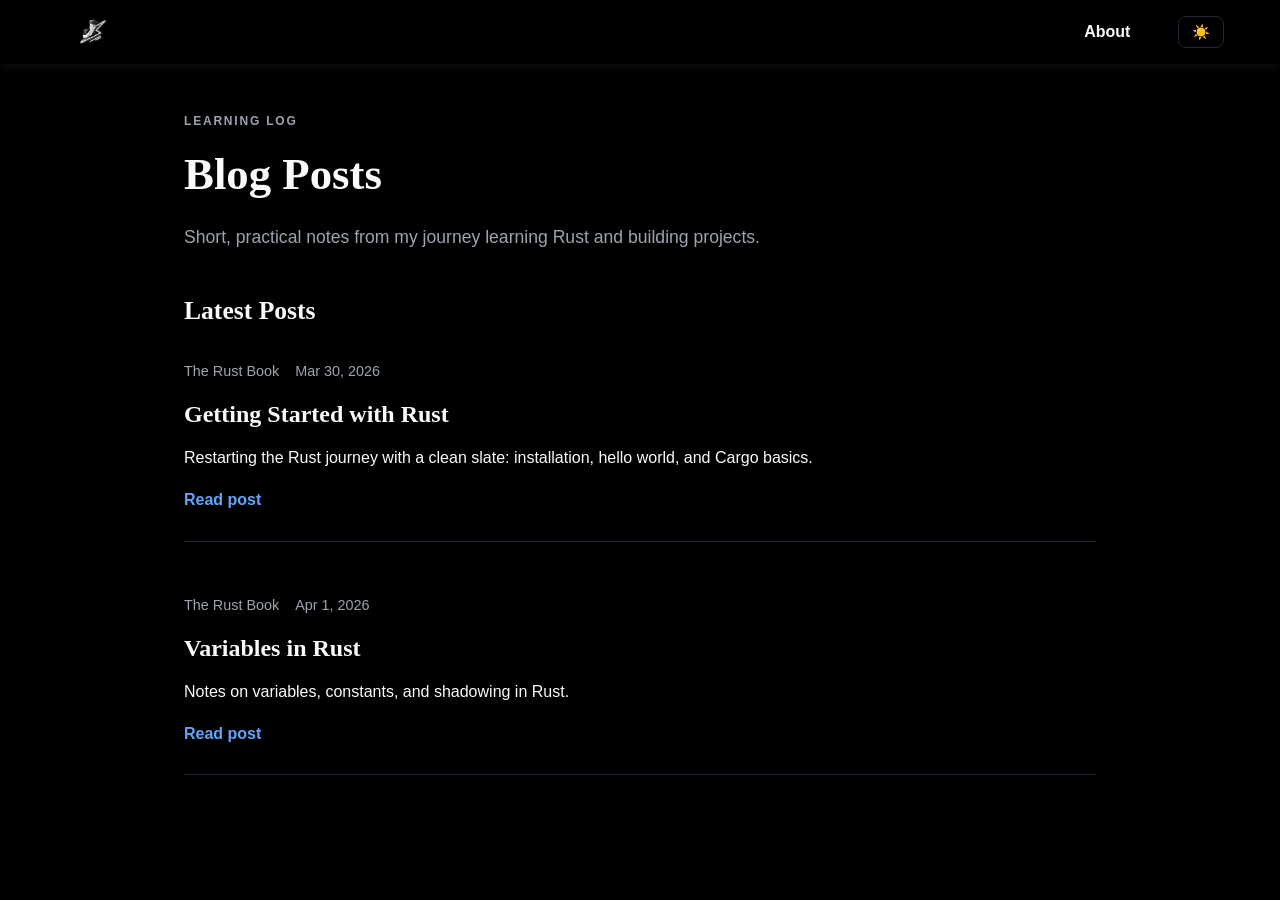
<file: index.html>
<!DOCTYPE html>
<html lang="en">
<head>
    <meta charset="UTF-8">
    <meta name="viewport" content="width=device-width, initial-scale=1.0">
    <link rel="stylesheet" href="styles.css">
    <title>Blogs</title>
</head>
<body>
    <nav>
        <div>
            <a href="/" id="nav-brand">
                <img src="/favicon.ico" alt="logo" width="32" height="32" />
            </a>
            <div>
                <a href="https://portfolio-seven-iota-23.vercel.app/">About</a>
                <button id="theme-toggle">🌙</button>
            </div>
        </div>
    </nav>
    <main class="page">
        <header class="hero">
            <p class="eyebrow">Learning Log</p>
            <h1>Blog Posts</h1>
            <p class="subtitle">Short, practical notes from my journey learning Rust and building projects.</p>
        </header>
        <section class="list">
            <h2>Latest Posts</h2>
            <div class="cards">
                <article class="card bottom-separator">
                    <div class="card-meta">
                        <span>The Rust Book</span>
                        <span>Mar 30, 2026</span>
                    </div>
                    <h3><a href="/blogs/getting-started-with-rust">Getting Started with Rust</a></h3>
                    <p>Restarting the Rust journey with a clean slate: installation, hello world, and Cargo basics.</p>
                    <a class="card-link" href="/blogs/getting-started-with-rust">Read post</a>
                </article>
                <article class="card bottom-separator">
                    <div class="card-meta">
                        <span>The Rust Book</span>
                        <span>Apr 1, 2026</span>
                    </div>
                    <h3><a href="/blogs/variables-in-rust">Variables in Rust</a></h3>
                    <p>Notes on variables, constants, and shadowing in Rust.</p>
                    <a class="card-link" href="/blogs/variables-in-rust">Read post</a>
                </article>
            </div>
        </section>
    </main>
    <script src="script.js"></script>
</body>
</html>
</file>
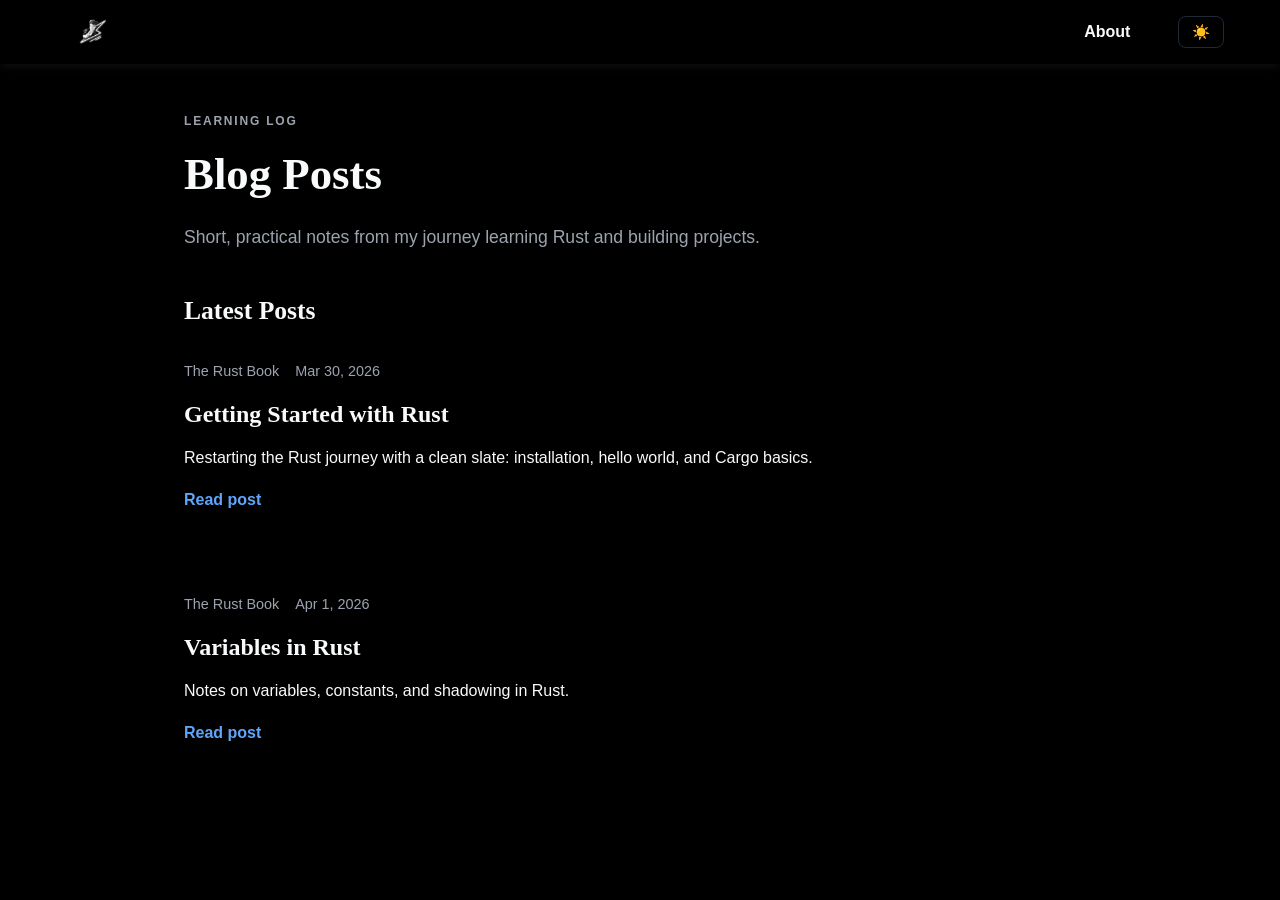
<file: blogs/index.html>
<!DOCTYPE html>
<html lang="en">
<head>
    <meta charset="UTF-8">
    <meta name="viewport" content="width=device-width, initial-scale=1.0">
    <link rel="stylesheet" href="/styles.css">
    <title>Blogs</title>
</head>
<body>
    <nav>
        <div>
            <a href="/" id="nav-brand">
                <img src="/favicon.ico" alt="logo" width="32" height="32" />
            </a>
            <div>
                <a href="https://portfolio-seven-iota-23.vercel.app/">About</a>
                <button id="theme-toggle">🌙</button>
            </div>
        </div>
    </nav>
    <main class="page">
        <header class="hero">
            <p class="eyebrow">Learning Log</p>
            <h1>Blog Posts</h1>
            <p class="subtitle">Short, practical notes from my journey learning Rust and building projects.</p>
        </header>
        <section class="list">
            <h2>Latest Posts</h2>
            <div class="cards">
                <article class="card">
                    <div class="card-meta">
                        <span>The Rust Book</span>
                        <span>Mar 30, 2026</span>
                    </div>
                    <h3><a href="/blogs/getting-started-with-rust">Getting Started with Rust</a></h3>
                    <p>Restarting the Rust journey with a clean slate: installation, hello world, and Cargo basics.</p>
                    <a class="card-link" href="/blogs/getting-started-with-rust">Read post</a>
                </article>
                <article class="card">
                    <div class="card-meta">
                        <span>The Rust Book</span>
                        <span>Apr 1, 2026</span>
                    </div>
                    <h3><a href="/blogs/variables-in-rust">Variables in Rust</a></h3>
                    <p>Notes on variables, constants, and shadowing in Rust.</p>
                    <a class="card-link" href="/blogs/variables-in-rust">Read post</a>
                </article>
            </div>
        </section>
    </main>
    <script src="/script.js"></script>
</body>
</html>
</file>
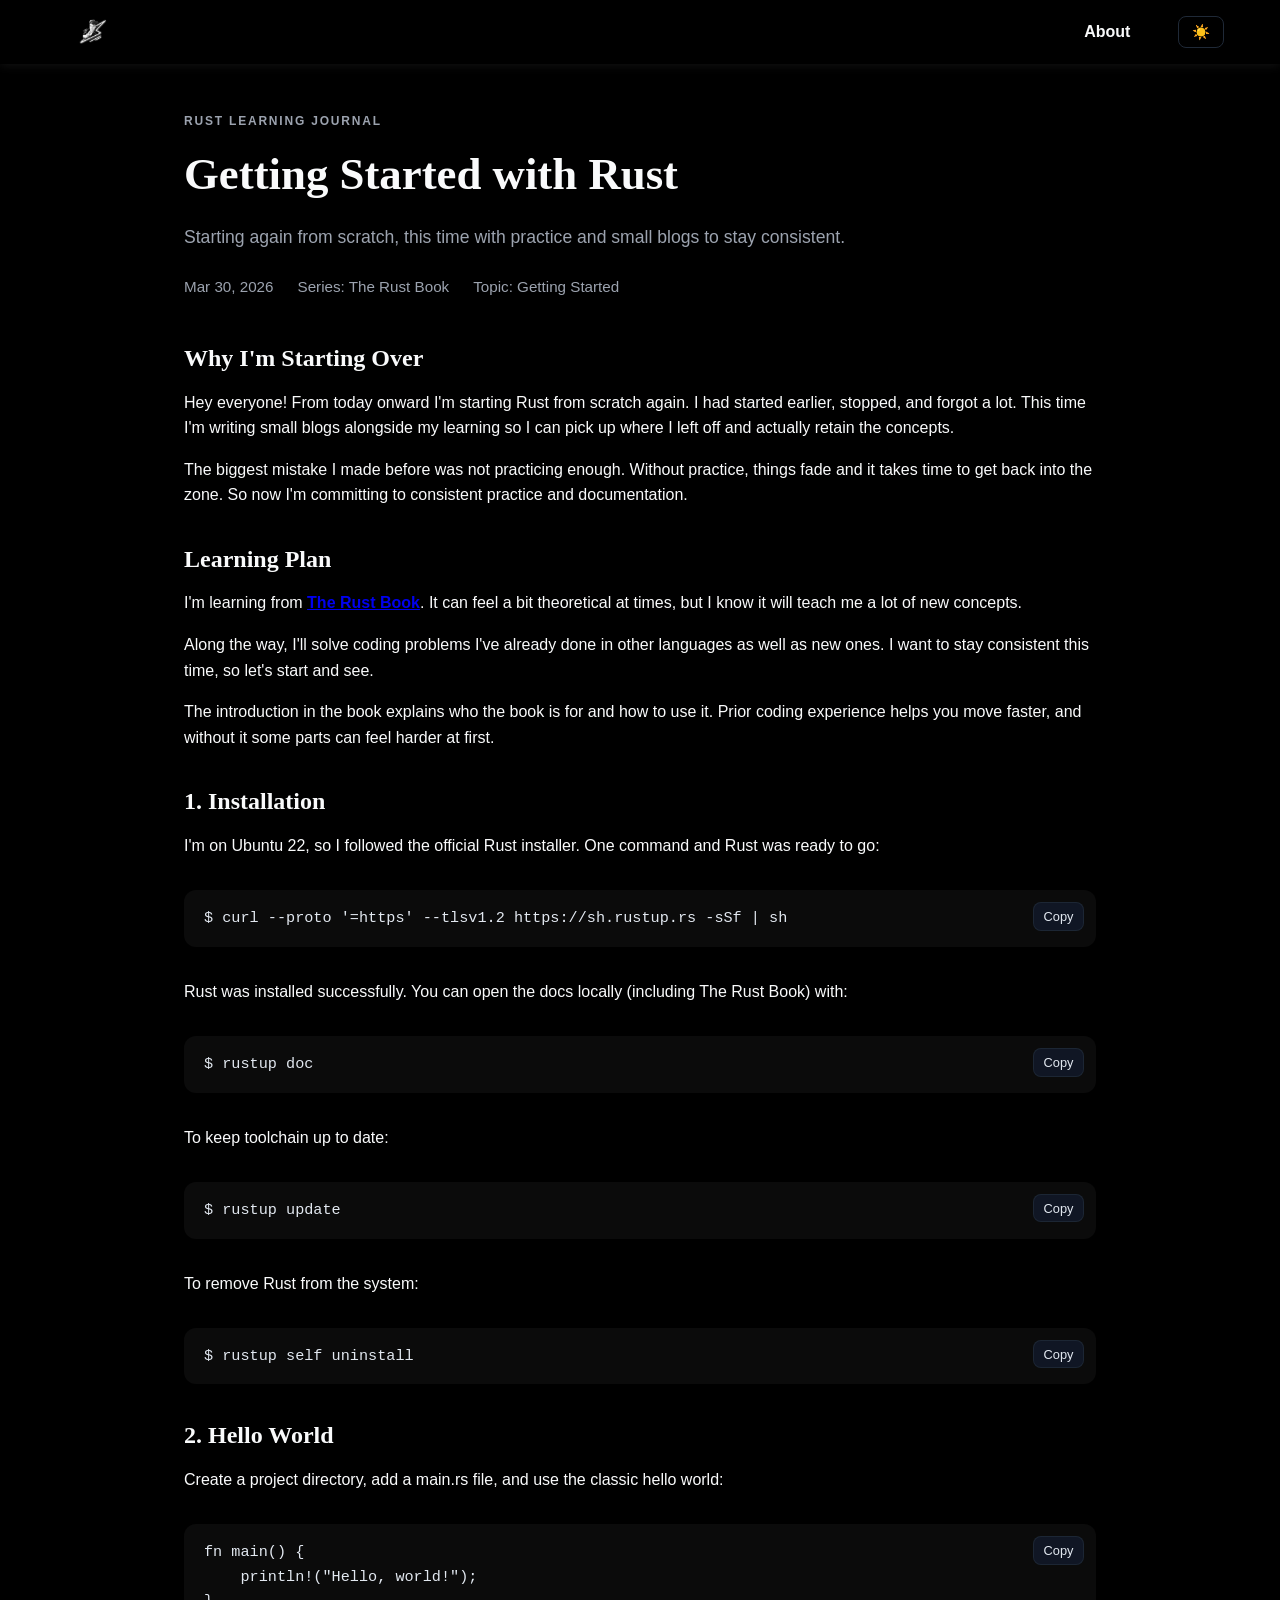
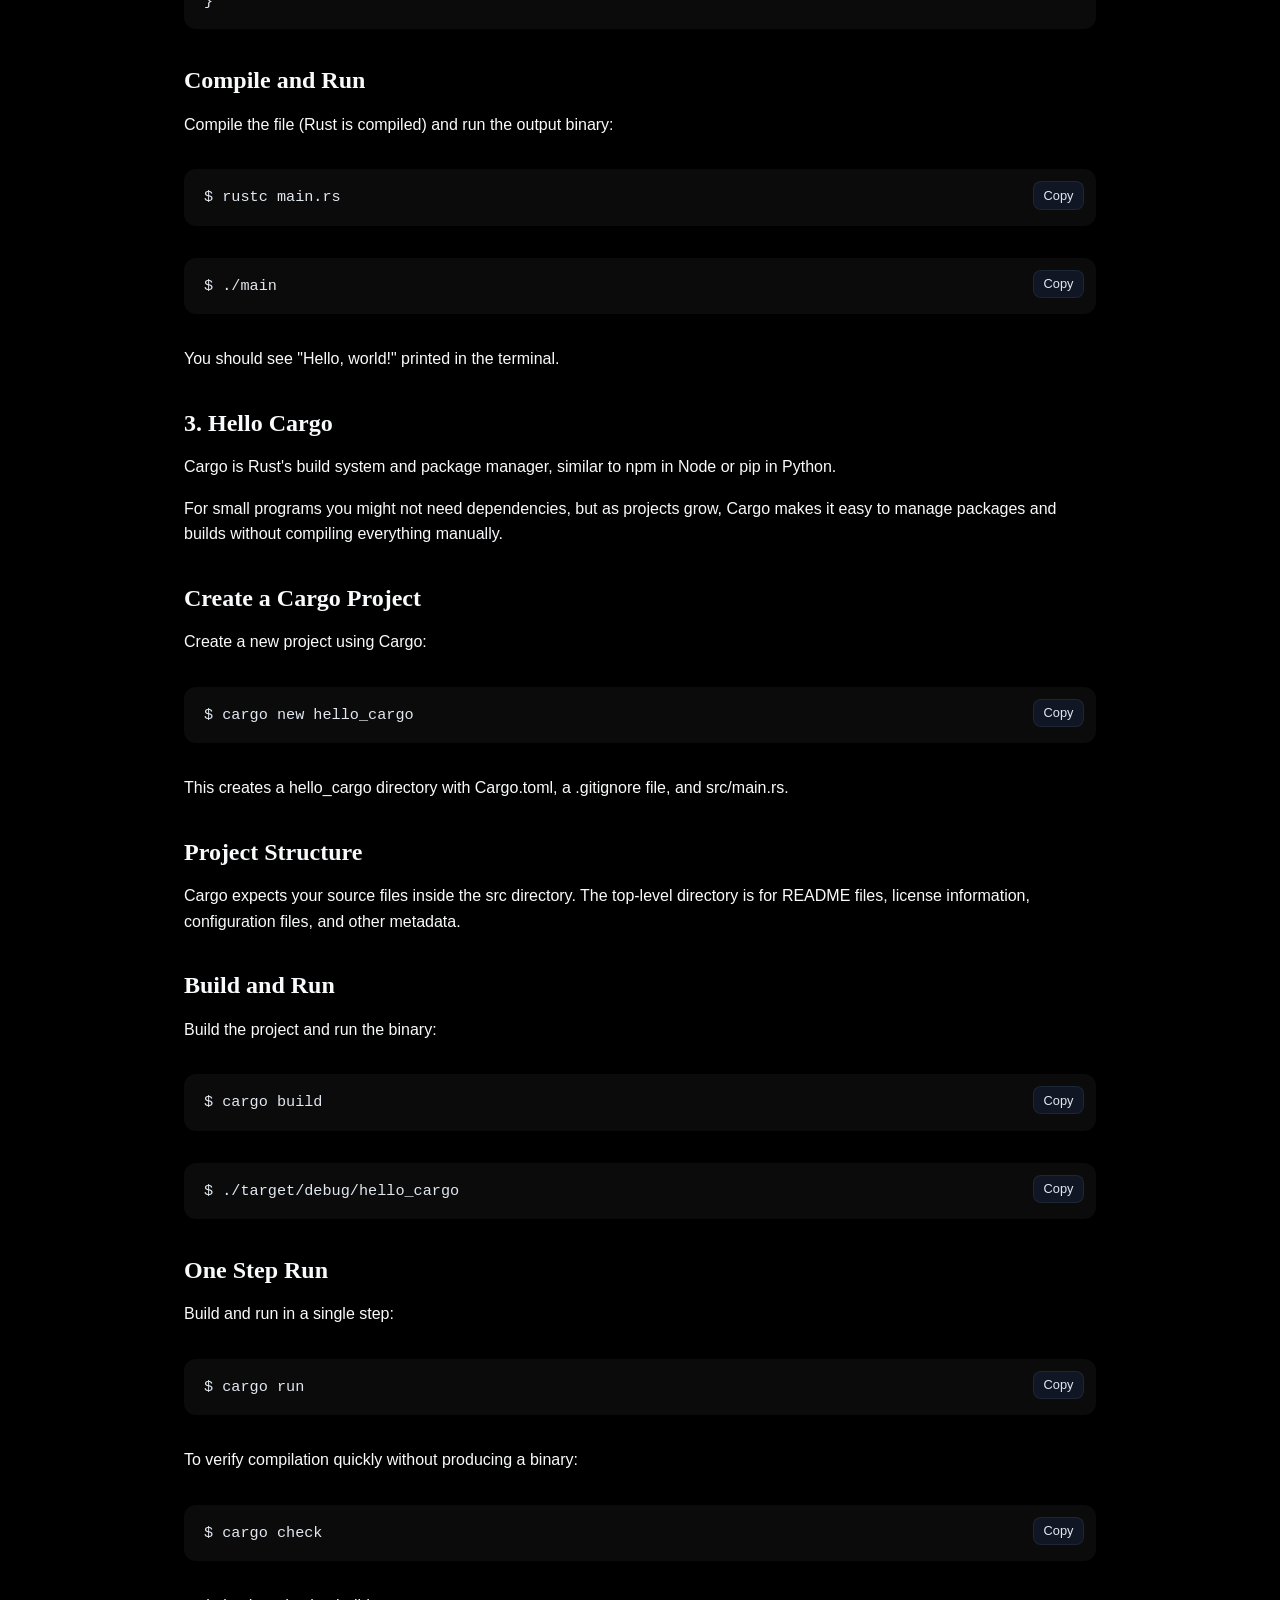
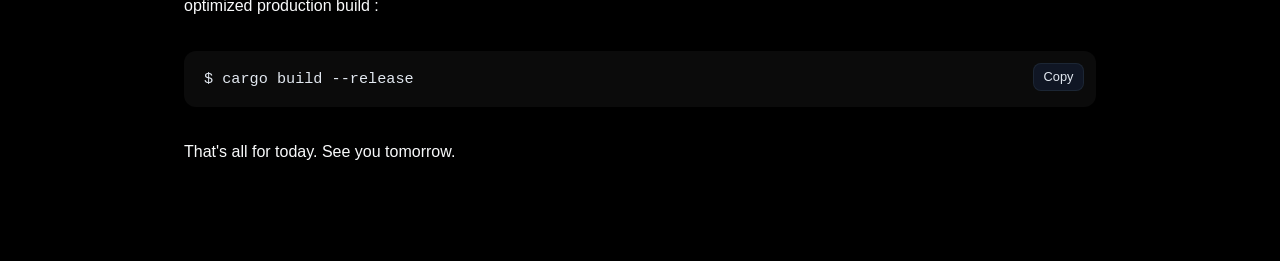
<file: blogs/getting-started-with-rust/index.html>
<!DOCTYPE html>
<html lang="en">

<head>
    <meta charset="UTF-8">
    <meta name="viewport" content="width=device-width, initial-scale=1.0">
    <link rel="stylesheet" href="/styles.css">
    <title>Getting Started with Rust</title>
</head>

<body>
    <nav>
        <div>
            <a href="/" id="nav-brand">
                <img src="/favicon.ico" alt="logo" width="32" height="32" />
            </a>
            <div>
                <a href="https://portfolio-seven-iota-23.vercel.app/">About</a>
                <button id="theme-toggle">🌙</button>
            </div>
        </div>
    </nav>
    <main class="page">
        <header class="hero">
            <p class="eyebrow">Rust Learning Journal</p>
            <h1>Getting Started with Rust</h1>
            <p class="subtitle">Starting again from scratch, this time with practice and small blogs to stay
                consistent.</p>
            <div class="meta">
                <span>Mar 30, 2026</span>
                <span>Series: The Rust Book</span>
                <span>Topic: Getting Started</span>
            </div>
        </header>
        <article class="post">
            <section>
                <h2>Why I&#39;m Starting Over</h2>
                <p>Hey everyone! From today onward I&#39;m starting Rust from scratch again. I
                    had started earlier, stopped, and forgot a lot. This time I&#39;m writing small
                    blogs alongside my learning so I can pick up where I left off and actually
                    retain the concepts.</p>
                <p>The biggest mistake I made before was not practicing enough. Without
                    practice, things fade and it takes time to get back into the zone. So now
                    I&#39;m committing to consistent practice and documentation.</p>
            </section>
            <section>
                <h2>Learning Plan</h2>
                <p>I&#39;m learning from <a href="https://doc.rust-lang.org/book/" target="_blank"
                        rel="noreferrer"><span class="bold">The Rust Book</span></a>. It
                    can feel a bit theoretical at times, but I know it will teach me a lot of new
                    concepts.</p>
                <p>Along the way, I&#39;ll solve coding problems I&#39;ve already done in other
                    languages as well as new ones. I want to stay consistent this time, so let&#39;s
                    start and see.</p>
                <p>The introduction in the book explains who the book is for and how to use it.
                    Prior coding experience helps you move faster, and without it some parts can
                    feel harder at first.</p>
            </section>
            <section class="no-divider">
                <h2>1. Installation</h2>
                <p>I&#39;m on Ubuntu 22, so I followed the official Rust installer. One command
                    and Rust was ready to go:</p>
            </section>
            <section>
                <pre><code>$ curl --proto &#39;=https&#39; --tlsv1.2 https://sh.rustup.rs -sSf | sh</code></pre>
            </section>
            <section>
                <p>Rust was installed successfully. You can open the docs locally (including
                    The Rust Book) with:</p>
            </section>
            <section>
                <pre><code>$ rustup doc</code></pre>
            </section>
            <section>
                <p>To keep toolchain up to date:</p>
            </section>
            <section>
                <pre><code>$ rustup update</code></pre>
            </section>
            <section>
                <p>To remove Rust from the system:</p>
            </section>
            <section>
                <pre><code>$ rustup self uninstall</code></pre>
            </section>
            <section class="no-divider">
                <h2>2. Hello World</h2>
                <p>Create a project directory, add a main.rs file, and use the classic hello
                    world:</p>
            </section>
            <section>
                <pre><code>fn main() {
    println!(&#34;Hello, world!&#34;);
}</code></pre>
            </section>
            <section>
                <h2>Compile and Run</h2>
                <p>Compile the file (Rust is compiled) and run the output binary:</p>
            </section>
            <section>
                <pre><code>$ rustc main.rs</code></pre>
            </section>
            <section>
                <pre><code>$ ./main</code></pre>
            </section>
            <section>
                <p>You should see &quot;Hello, world!&quot; printed in the terminal.</p>
            </section>
            <section>
                <h2>3. Hello Cargo</h2>
                <p>Cargo is Rust&#39;s build system and package manager, similar to npm in Node
                    or pip in Python.</p>
                <p>For small programs you might not need dependencies, but as projects grow,
                    Cargo makes it easy to manage packages and builds without compiling everything
                    manually.</p>
            </section>
            <section class="no-divider">
                <h2>Create a Cargo Project</h2>
                <p>Create a new project using Cargo:</p>
            </section>
            <section>
                <pre><code>$ cargo new hello_cargo</code></pre>
            </section>
            <section>
                <p>This creates a hello_cargo directory with Cargo.toml, a .gitignore file, and
                    src/main.rs.</p>
            </section>
            <section>
                <h2>Project Structure</h2>
                <p>Cargo expects your source files inside the src directory. The top-level
                    directory is for README files, license information, configuration files, and
                    other metadata.</p>
            </section>
            <section>
                <h2>Build and Run</h2>
                <p>Build the project and run the binary:</p>
            </section>
            <section>
                <pre><code>$ cargo build</code></pre>
            </section>
            <section>
                <pre><code>$ ./target/debug/hello_cargo</code></pre>
            </section>
            <section>
                <h2>One Step Run</h2>
                <p>Build and run in a single step:</p>
            </section>
            <section>
                <pre><code>$ cargo run</code></pre>
            </section>
            <section>
                <p>To verify compilation quickly without producing a binary:</p>
            </section>
            <section>
                <pre><code>$ cargo check</code></pre>
            </section>
            <section>
                <p>optimized production build :</p>
            </section>
            <section>
                <pre><code>$ cargo build --release</code></pre>
            </section>
            <section>
                <p>That&#39;s all for today. See you tomorrow.</p>
            </section>
        </article>
    </main>
    <script src="/script.js"></script>
</body>

</html>
</file>
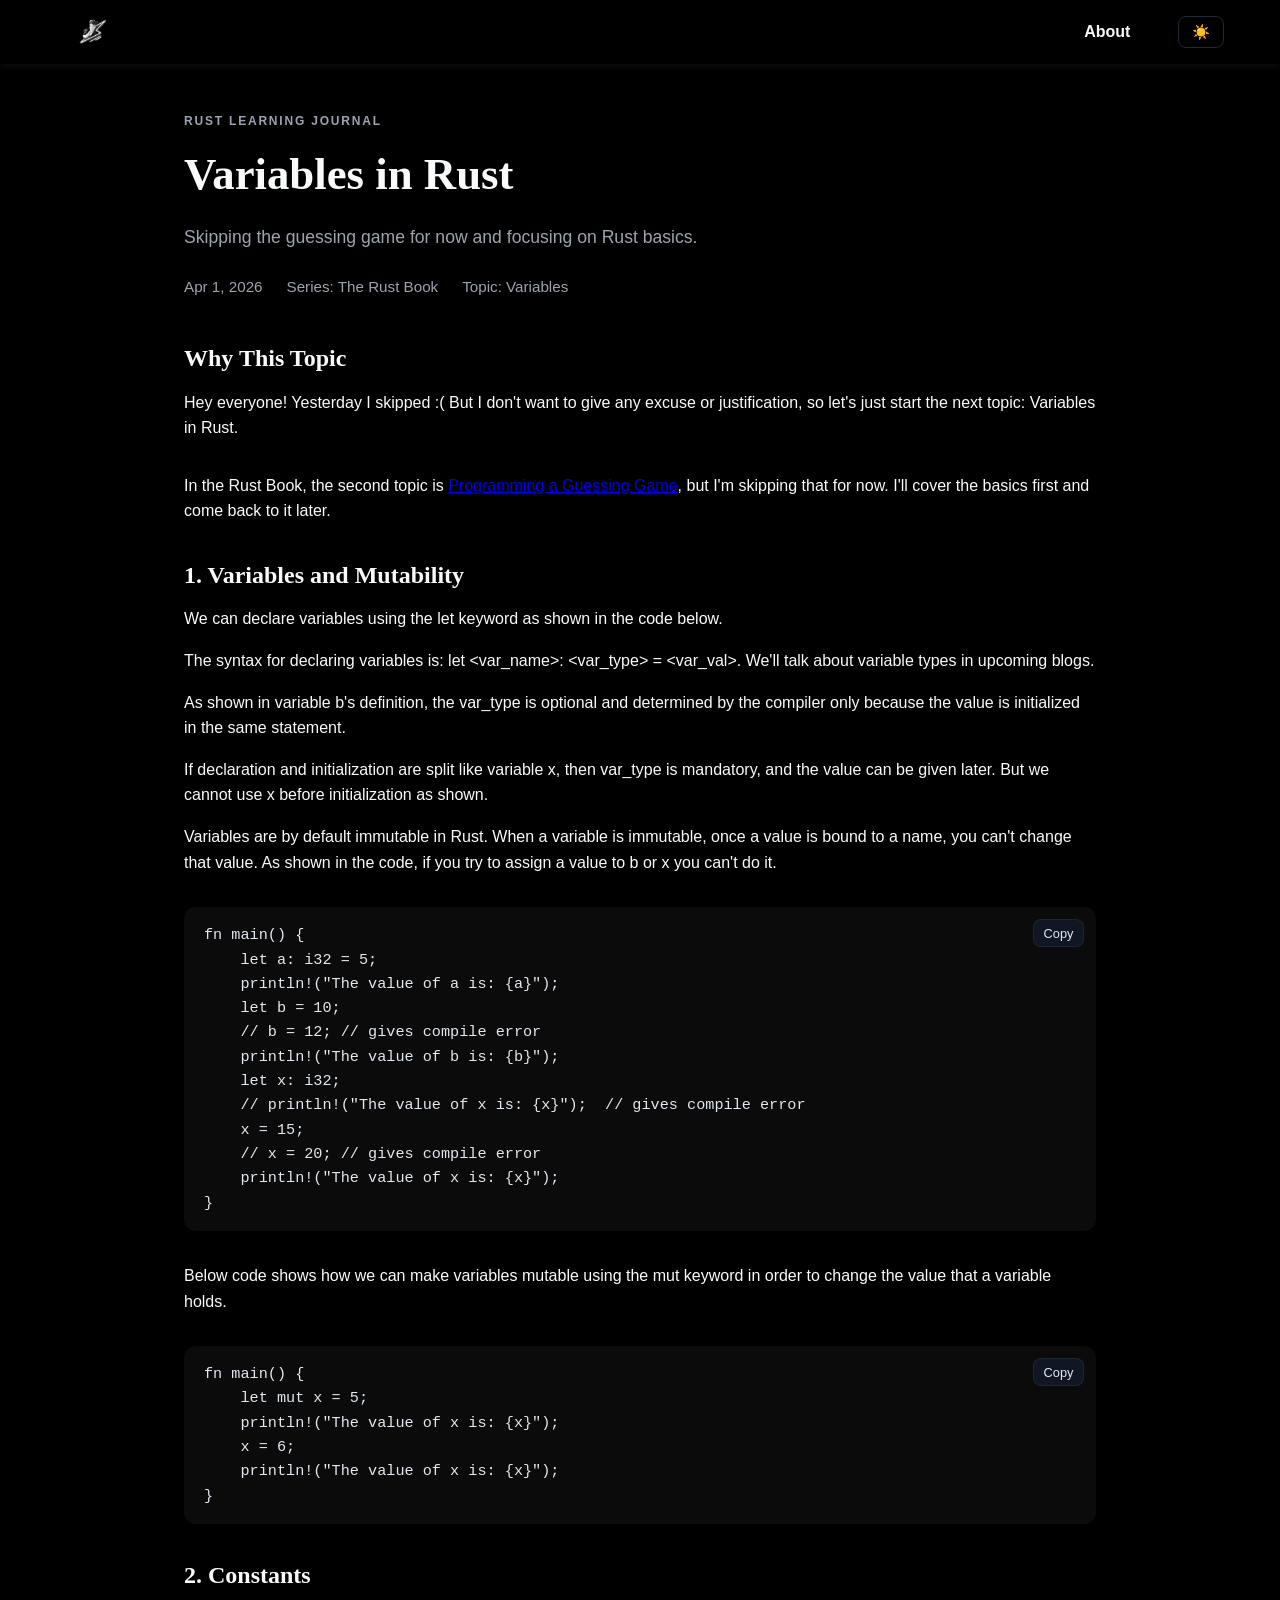
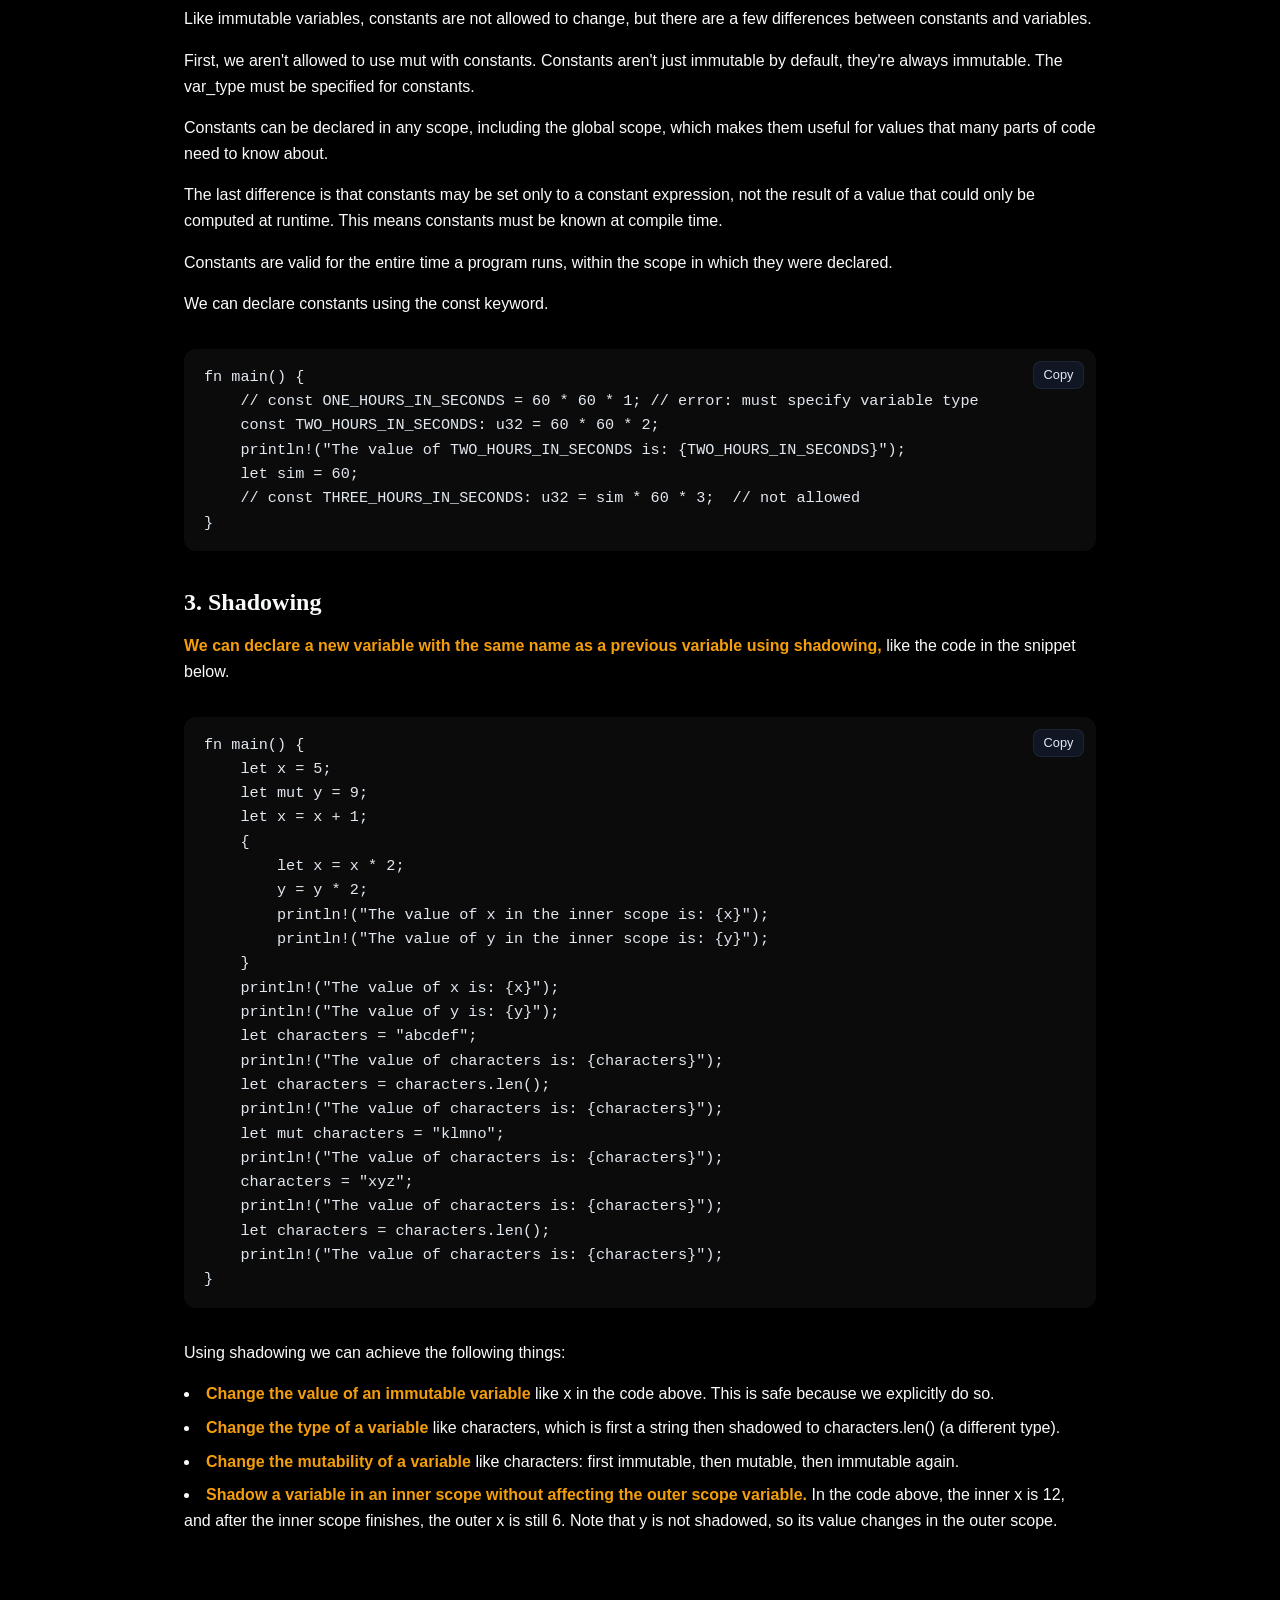
<file: blogs/variables-in-rust/index.html>
<!DOCTYPE html>
<html lang="en">

<head>
    <meta charset="UTF-8">
    <meta name="viewport" content="width=device-width, initial-scale=1.0">
    <link rel="stylesheet" href="/styles.css">
    <title>Variables in Rust</title>
</head>

<body>
    <nav>
        <div>
            <a href="/" id="nav-brand">
                <img src="/favicon.ico" alt="logo" width="32" height="32" />
            </a>
            <div>
                <a href="https://portfolio-seven-iota-23.vercel.app/">About</a>
                <button id="theme-toggle">🌙</button>
            </div>
        </div>
    </nav>
    <main class="page">
        <header class="hero">
            <p class="eyebrow">Rust Learning Journal</p>
            <h1>Variables in Rust</h1>
            <p class="subtitle">Skipping the guessing game for now and focusing on Rust basics.</p>
            <div class="meta">
                <span>Apr 1, 2026</span>
                <span>Series: The Rust Book</span>
                <span>Topic: Variables</span>
            </div>
        </header>
        <article class="post">
            <section>
                <h2>Why This Topic</h2>
                <p>Hey everyone! Yesterday I skipped :( But I don&#39;t want to give any excuse or
                    justification, so let&#39;s just start the next topic: Variables in Rust.</p>
            </section>
            <section>
                <p>In the Rust Book, the second topic is <a
                        href="https://doc.rust-lang.org/book/ch02-00-guessing-game-tutorial.html" target="_blank"
                        rel="noreferrer">Programming a Guessing Game</a>, but I&#39;m skipping that for now. I&#39;ll
                    cover the basics first and come back to it later.</p>
            </section>
            <section class="no-divider">
                <h2>1. Variables and Mutability</h2>
                <p>We can declare variables using the let keyword as shown in the code below.</p>
                <p>The syntax for declaring variables is: let &lt;var_name&gt;: &lt;var_type&gt; = &lt;var_val&gt;.
                    We&#39;ll talk about variable types
                    in upcoming blogs.</p>
                <p>As shown in variable b&#39;s definition, the var_type is optional and determined by the
                    compiler only because the value is initialized in the same statement.</p>
                <p>If declaration and initialization are split like variable x, then var_type is mandatory, and
                    the value can be given later. But we cannot use x before initialization as shown.</p>
                <p>Variables are by default immutable in Rust. When a variable is immutable, once a value is
                    bound to a name, you can&#39;t change that value. As shown in the code, if you try to assign a value
                    to b or x you can&#39;t do it.</p>
            </section>
            <section>
                <pre><code>fn main() {
    let a: i32 = 5;
    println!(&#34;The value of a is: {a}&#34;);
    let b = 10;
    // b = 12; // gives compile error
    println!(&#34;The value of b is: {b}&#34;);
    let x: i32;
    // println!(&#34;The value of x is: {x}&#34;);  // gives compile error
    x = 15;
    // x = 20; // gives compile error
    println!(&#34;The value of x is: {x}&#34;);
}</code></pre>
            </section>
            <section>
                <p>Below code shows how we can make variables mutable using the mut keyword in order to change
                    the value that a variable holds.</p>
            </section>
            <section>
                <pre><code>fn main() {
    let mut x = 5;
    println!(&#34;The value of x is: {x}&#34;);
    x = 6;
    println!(&#34;The value of x is: {x}&#34;);
}</code></pre>
            </section>
            <section class="no-divider">
                <h2>2. Constants</h2>
                <p>Like immutable variables, constants are not allowed to change, but there are a few
                    differences between constants and variables.</p>
                <p>First, we aren&#39;t allowed to use mut with constants. Constants aren&#39;t just immutable
                    by default, they&#39;re always immutable. The var_type must be specified for constants.</p>
                <p>Constants can be declared in any scope, including the global scope, which makes them useful
                    for values that many parts of code need to know about.</p>
                <p>The last difference is that constants may be set only to a constant expression, not the
                    result of a value that could only be computed at runtime. This means constants must be known at
                    compile time.</p>
                <p>Constants are valid for the entire time a program runs, within the scope in which they were
                    declared.</p>
                <p>We can declare constants using the const keyword.</p>
            </section>
            <section>
                <pre><code>fn main() {
    // const ONE_HOURS_IN_SECONDS = 60 * 60 * 1; // error: must specify variable type
    const TWO_HOURS_IN_SECONDS: u32 = 60 * 60 * 2;
    println!(&#34;The value of TWO_HOURS_IN_SECONDS is: {TWO_HOURS_IN_SECONDS}&#34;);
    let sim = 60;
    // const THREE_HOURS_IN_SECONDS: u32 = sim * 60 * 3;  // not allowed
}</code></pre>
            </section>
            <section class="no-divider">
                <h2>3. Shadowing</h2>
                <p><span class="bold text-warm">We can declare a new variable with the same name as a
                        previous variable using shadowing,</span> like the code in the snippet below.</p>
            </section>
            <section>
                <pre><code>fn main() {
    let x = 5;
    let mut y = 9;
    let x = x + 1;
    {
        let x = x * 2;
        y = y * 2;
        println!(&#34;The value of x in the inner scope is: {x}&#34;);
        println!(&#34;The value of y in the inner scope is: {y}&#34;);
    }
    println!(&#34;The value of x is: {x}&#34;);
    println!(&#34;The value of y is: {y}&#34;);
    let characters = &#34;abcdef&#34;;
    println!(&#34;The value of characters is: {characters}&#34;);
    let characters = characters.len();
    println!(&#34;The value of characters is: {characters}&#34;);
    let mut characters = &#34;klmno&#34;;
    println!(&#34;The value of characters is: {characters}&#34;);
    characters = &#34;xyz&#34;;
    println!(&#34;The value of characters is: {characters}&#34;);
    let characters = characters.len();
    println!(&#34;The value of characters is: {characters}&#34;);
}</code></pre>
            </section>
            <section>
                <p>Using shadowing we can achieve the following things:</p>
                <ul>
                    <li><span class="bold text-warm">Change the value of an immutable variable</span> like x
                        in the code above. This is safe because we explicitly do so.</li>
                    <li><span class="bold text-warm">Change the type of a variable</span> like characters,
                        which is first a string then shadowed to characters.len() (a different type).</li>
                    <li><span class="bold text-warm">Change the mutability of a variable</span> like
                        characters: first immutable, then mutable, then immutable again.</li>
                    <li><span class="bold text-warm">Shadow a variable in an inner scope without affecting the
                            outer scope variable.</span> In the code above, the inner x is 12, and after the inner scope
                        finishes, the outer x is still 6. Note that y is not shadowed, so its value changes in the outer
                        scope.</li>
                </ul>
            </section>
        </article>
    </main>
    <script src="/script.js"></script>
</body>

</html>
</file>
<file: styles.css>
/* Use only system fonts; no external imports */

/* Base Theme Variables */
:root {
    --font-sans: -apple-system, BlinkMacSystemFont, "Segoe UI", "Roboto", "Helvetica Neue", Arial,
        "Noto Sans", "Liberation Sans", sans-serif;
    --font-serif: "Times New Roman", "Noto Serif", "Liberation Serif", serif;
    --font-mono: "SFMono-Regular", "Menlo", "Consolas", monospace;

    --bg-color: #ffffff;
    --text-color: #111827;
    --muted-color: #6b7280;
    --link-hover: #1d4ed8;
    --nav-border: #e5e7eb;
    --shadow-color: rgba(0, 0, 0, 0.08);
    --code-bg: #0b1020;
    --code-text: #e2e8f0;
    --code-btn-bg: rgba(15, 23, 42, 0.85);
    --code-btn-border: rgba(15, 23, 42, 0.45);
    --code-btn-hover: rgba(30, 41, 59, 0.95);
}

[data-theme="dark"] {
    --bg-color: #000000;
    --text-color: #f9fafb;
    --muted-color: #9ca3af;
    --link-hover: #60a5fa;
    --nav-border: #1f2937;
    --shadow-color: rgba(255, 255, 255, 0.08);
    --code-bg: #0b0b0b;
    --code-text: #e2e8f0;
    --code-btn-bg: rgba(17, 24, 39, 0.9);
    --code-btn-border: rgba(31, 41, 55, 0.9);
    --code-btn-hover: rgba(31, 41, 55, 1);
}

/* Reset */
* {
    margin: 0;
    padding: 0;
    box-sizing: border-box;
    transition: color 0.2s ease, background-color 0.2s ease;
}

body {
    font-family: var(--font-sans);
    color: var(--text-color);
    background: 000000;
    min-height: 100vh;
    line-height: 1.6;
}

html[data-theme="dark"] body {
    background: #000000;
}

/* Navbar Styles */
nav {
    background-color: var(--bg-color);
    box-shadow: 0 1px 10px 0 var(--shadow-color);
    position: sticky;
    top: 0;
    z-index: 1000;
}

nav>div {
    max-width: 1200px;
    margin: 0 auto;
    padding: 0 1rem;
    display: flex;
    justify-content: space-between;
    align-items: center;
    height: 4rem;
}

/* Logo */
nav>div>a img {
    width: 40px;
    height: auto;
    border-radius: 0.375rem;
}

/* Links container */
nav>div>div {
    display: flex;
    gap: 2rem;
    align-items: center;
}

/* Links */
nav a {
    text-decoration: none;
    color: var(--text-color);
    font-weight: 600;
    font-size: 1rem;
    padding: 0.5rem 1rem;
    transition: all 0.2s ease;
    position: relative;
}

nav a:hover {
    color: var(--link-hover);
}

/* Brand */
nav #nav-brand {
    display: flex;
    align-items: center;
    gap: 0.75rem;
    text-decoration: none;
    font-weight: 700;
    font-size: 1.5rem;
    color: var(--text-color);
    font-family: var(--font-serif);
}

/* Theme Toggle Button */
nav #theme-toggle {
    cursor: pointer;
    background: none;
    border: 1px solid var(--nav-border);
    border-radius: 0.5rem;
    padding: 0.4rem 0.8rem;
    font-size: 0.9rem;
    transition: all 0.2s ease;
    color: var(--text-color);
}

nav #theme-toggle:hover {
    color: var(--link-hover);
}

.page {
    max-width: 960px;
    margin: 0 auto;
    padding: 3rem 1.5rem 5rem;
}

.eyebrow {
    text-transform: uppercase;
    letter-spacing: 0.15em;
    font-size: 0.75rem;
    color: var(--muted-color);
    font-weight: 600;
}

.subtitle {
    font-size: 1.1rem;
    color: var(--muted-color);
}

.hero h1 {
    font-family: var(--font-serif);
    font-size: clamp(2.2rem, 3.5vw, 3.2rem);
    margin: 0.5rem 0 0.75rem;
}

.meta {
    display: flex;
    gap: 1.5rem;
    margin-top: 1.5rem;
    color: var(--muted-color);
    font-size: 0.95rem;
}

.post {
    margin-top: 2.5rem;
}

.list {
    margin-top: 2.5rem;
}

.list h2 {
    font-family: var(--font-serif);
    font-size: 1.6rem;
}

.cards {
    display: grid;
    gap: 1.5rem;
}

.card {
    padding: 1.75rem 0;
}

.card-meta {
    display: flex;
    gap: 1rem;
    color: var(--muted-color);
    font-size: 0.9rem;
    margin-bottom: 0.75rem;
}

.card h3 {
    font-size: 1.5rem;
    margin-bottom: 0.75rem;
    font-family: var(--font-serif);
}

.card h3 a {
    color: var(--text-color);
    text-decoration: none;
}   

.card p {
    margin-bottom: 1rem;
}

.card-link {
    font-weight: 600;
    color: var(--link-hover);
    text-decoration: none;
}

.card-link:hover {
    text-decoration: underline;
}

.post section {
    margin-top: 2rem;
}

.post section:first-of-type {
    margin-top: 0;
}

.bottom-separator {
    border-bottom: 1px solid var(--nav-border);
}

.post h2 {
    font-size: 1.5rem;
    margin-bottom: 0.75rem;
    font-family: var(--font-serif);
}

.post p {
    margin-bottom: 1rem;
}

.bold {
    font-weight: 600;
}

.text-warm {
    color: #f59e0b;
}

.post ul {
    list-style: inside;
}

.post li {
    margin-bottom: 0.5rem;
}

pre {
    background: var(--code-bg);
    color: var(--code-text);
    padding: 1rem 1.25rem;
    border-radius: 0.75rem;
    overflow-x: auto;
    margin: 1rem 0 1.25rem;
    font-size: 0.95rem;
    position: relative;
}

.copy-btn {
    position: absolute;
    top: 0.75rem;
    right: 0.75rem;
    border: 1px solid var(--code-btn-border);
    background: var(--code-btn-bg);
    color: #e2e8f0;
    font-size: 0.8rem;
    padding: 0.35rem 0.6rem;
    border-radius: 0.5rem;
    cursor: pointer;
}

.copy-btn:hover {
    background: var(--code-btn-hover);
}

code {
    font-family: var(--font-mono);
}

@media (max-width: 720px) {
    body {
        font-size: 0.98rem;
    }

    nav a {
        font-size: 0.95rem;
    }

    nav #nav-brand {
        font-size: 1.25rem;
    }

    .subtitle {
        font-size: 1.02rem;
    }

    .hero h1 {
        font-size: clamp(1.9rem, 6vw, 2.6rem);
    }

    .list h2,
    .post h2,
    .card h3 {
        font-size: 1.35rem;
    }

    .meta,
    .card-meta {
        font-size: 0.9rem;
    }

    pre {
        font-size: 0.9rem;
    }

    .copy-btn {
        font-size: 0.75rem;
    }

    nav>div {
        padding: 0 0.75rem;
        height: 3.5rem;
    }

    nav a {
        padding: 0.4rem 0.7rem;
    }

    nav #theme-toggle {
        padding: 0.35rem 0.7rem;
    }

    .page {
        padding: 2.5rem 1.25rem 4rem;
    }

    .meta {
        flex-direction: column;
        margin-top: 0.5rem;
        gap: 0.5rem;
    }

    .card {
        padding: 1.5rem 0;
    }

    pre {
        padding: 0.85rem 1rem;
    }

    .copy-btn {
        top: 0.6rem;
        right: 0.6rem;
        padding: 0.3rem 0.55rem;
    }

    .post section {
        margin-top: 1rem;
    }
}

@media (max-width: 900px) {
    .hero h1 {
        font-size: clamp(2rem, 4.5vw, 3rem);
    }

    .page {
        padding: 2.75rem 1.25rem 4.5rem;
    }
}

@media (max-width: 480px) {
    body {
        font-size: 0.95rem;
    }

    nav a {
        font-size: 0.92rem;
    }

    nav #nav-brand {
        font-size: 1.15rem;
    }

    .subtitle {
        font-size: 0.98rem;
    }

    .hero h1 {
        font-size: clamp(1.7rem, 8vw, 2.4rem);
    }

    .list h2,
    .post h2,
    .card h3 {
        font-size: 1.25rem;
    }

    .meta,
    .card-meta {
        font-size: 0.85rem;
    }

    pre {
        font-size: 0.85rem;
    }

    .copy-btn {
        font-size: 0.72rem;
    }

    nav>div {
        padding: 0 0.6rem;
        height: 3.25rem;
    }

    nav a {
        padding: 0.35rem 0.55rem;
    }

    nav #theme-toggle {
        padding: 0.3rem 0.6rem;
    }

    .page {
        padding: 2.25rem 1rem 3.5rem;
    }

    .cards {
        gap: 1rem;
    }

    .card {
        padding: 1.25rem 0;
    }

    pre {
        padding: 0.75rem 0.9rem;
    }

    .copy-btn {
        top: 0.5rem;
        right: 0.5rem;
        padding: 0.28rem 0.5rem;
    }
}

@media (max-width: 360px) {
    nav a {
        font-size: 0.88rem;
    }

    nav #nav-brand {
        font-size: 1.05rem;
    }

    .hero h1 {
        font-size: clamp(1.6rem, 9vw, 2.2rem);
    }

    .page {
        padding: 2rem 0.85rem 3rem;
    }
}
</file>
